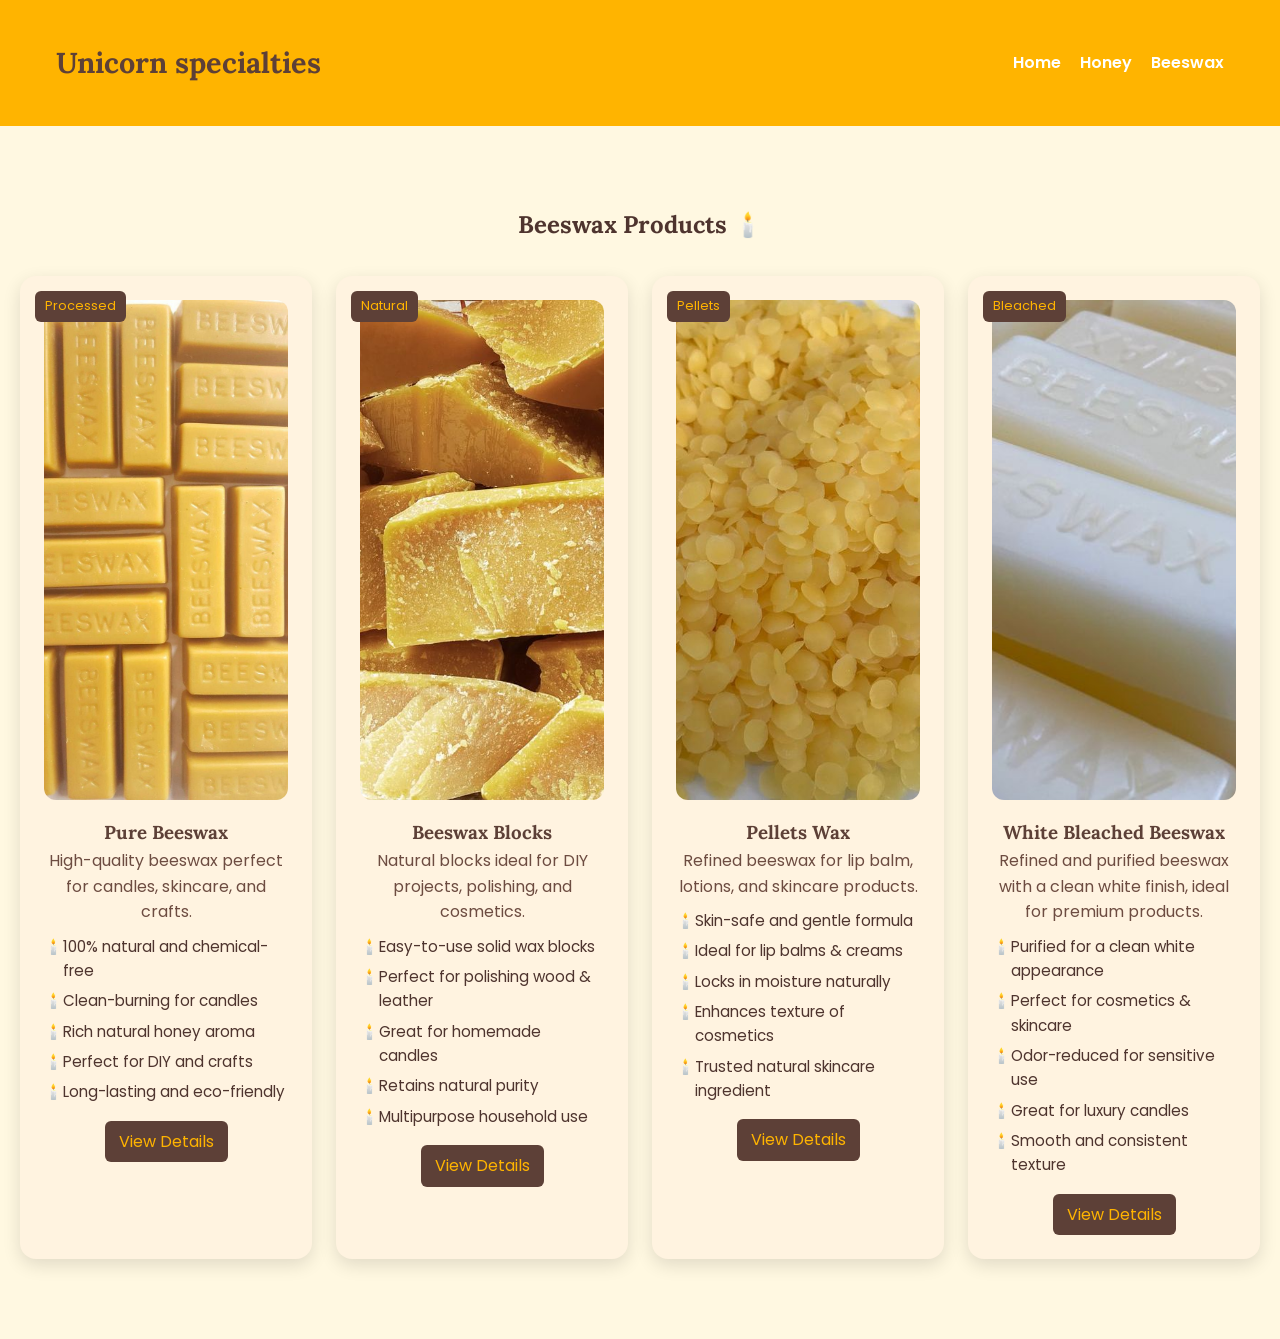
<file: beeswax-products.html>
<!DOCTYPE html>
<html lang="en">
<head>
  <meta charset="UTF-8">
  <meta name="viewport" content="width=device-width, initial-scale=1.0">
  <title>Beeswax Products</title>

  <!-- FONTS -->
  <link href="https://fonts.googleapis.com/css2?family=Lora:wght@400;700&family=Poppins:wght@400;600&display=swap" rel="stylesheet">

  <link rel="stylesheet" href="style.css">

  <style>
    /* ================= BACKGROUND ================= */
    body {
      margin: 0;
      font-family: 'Poppins', sans-serif;
      background: #fff8e1;
      color: #4e342e;
    }

    .site-header {
      background: #ffb400;
      padding: 1.5rem;
    }

    .logo {
      font-family: 'Lora', serif;
      font-size: 1.8rem;
    }

    /* ================= GRID ================= */
    .grid {
      display: grid;
      grid-template-columns: repeat(auto-fit, minmax(280px, 1fr));
      gap: 1.5rem;
    }

    /* ================= CARD ================= */
    .card {
      background: #fff3e0;
      padding: 1.5rem;
      border-radius: 16px;
      box-shadow: 0 6px 18px rgba(0,0,0,0.12);
      transition: transform 0.3s ease;
      text-align: center;
      position: relative;
    }

    .card:hover {
      transform: translateY(-6px);
    }

    /* BADGE */
    .badge {
      position: absolute;
      top: 15px;
      left: 15px;
      background: #5d4037;
      color: #ffb400;
      padding: 5px 10px;
      border-radius: 6px;
      font-size: 0.8rem;
    }

    /* ================= IMAGE (DOUBLE HEIGHT) ================= */
    .card img {
      width: 100%;
      height: 500px; /* 🔥 doubled */
      object-fit: cover;
      border-radius: 12px;
      margin-bottom: 10px;
      transition: transform 0.3s ease;
    }

    .card:hover img {
      transform: scale(1.05);
    }

    .card h3 {
      font-family: 'Lora', serif;
      color: #5d4037;
    }

    .card p {
      color: #6d4c41;
    }

    /* ================= BULLETS ================= */
    .card ul {
      text-align: left;
      margin-top: 10px;
      padding-left: 0;
      list-style: none;
      font-size: 0.95rem;
    }

    .card ul li {
      margin-bottom: 6px;
      padding-left: 1.2rem;
      position: relative;
    }

    .card ul li::before {
      content: "🕯️";
      position: absolute;
      left: 0;
    }

    /* BUTTON */
    .btn-product {
      display: inline-block;
      margin-top: 10px;
      padding: 8px 14px;
      background: #5d4037;
      color: #ffb400;
      text-decoration: none;
      border-radius: 6px;
    }
  </style>
</head>

<body>

<!-- ================= HEADER ================= -->
<header class="site-header">
  <nav class="nav-container">
    <div class="logo">Unicorn specialties</div>
    <ul class="nav-links">
      <li><a href="index.html">Home</a></li>
      <li><a href="honey-products.html">Honey</a></li>
      <li><a href="beeswax-products.html">Beeswax</a></li>
    </ul>
  </nav>
</header>

<!-- ================= PRODUCTS ================= -->
<section class="section visible">
  <h2 style="text-align:center; font-family:'Lora', serif;">Beeswax Products 🕯️</h2>

  <div class="grid">

    <!-- PRODUCT 1 -->
    <div class="card">
      <div class="badge">Processed</div>
      <img src="images/wax02.jpg " alt="Pure Beeswax">
      <h3>Pure Beeswax</h3>
      <p>High-quality beeswax perfect for candles, skincare, and crafts.</p>

      <ul>
        <li>100% natural and chemical-free</li>
        <li>Clean-burning for candles</li>
        <li>Rich natural honey aroma</li>
        <li>Perfect for DIY and crafts</li>
        <li>Long-lasting and eco-friendly</li>
      </ul>

      <a href="#" class="btn-product">View Details</a>
    </div>

    <!-- PRODUCT 2 -->
    <div class="card">
      <div class="badge">Natural</div>
      <img src="images/wax01.jpg" alt="Beeswax Blocks">
      <h3>Beeswax Blocks</h3>
      <p>Natural blocks ideal for DIY projects, polishing, and cosmetics.</p>

      <ul>
        <li>Easy-to-use solid wax blocks</li>
        <li>Perfect for polishing wood & leather</li>
        <li>Great for homemade candles</li>
        <li>Retains natural purity</li>
        <li>Multipurpose household use</li>
      </ul>

      <a href="#" class="btn-product">View Details</a>
    </div>

    <!-- PRODUCT 3 -->
    <div class="card">
      <div class="badge">Pellets</div>
      <img src="images/pellets01.jpg" alt="Beeswax pellets">
      <h3>Pellets Wax</h3>
      <p>Refined beeswax for lip balm, lotions, and skincare products.</p>

      <ul>
        <li>Skin-safe and gentle formula</li>
        <li>Ideal for lip balms & creams</li>
        <li>Locks in moisture naturally</li>
        <li>Enhances texture of cosmetics</li>
        <li>Trusted natural skincare ingredient</li>
      </ul>

      <a href="#" class="btn-product">View Details</a>
    </div>


    <!-- PRODUCT 4 -->
<div class="card">
  <div class="badge">Bleached</div>
  <img src="images/bleached001.jpg" alt="White Bleached Beeswax">
  <h3>White Bleached Beeswax</h3>
  <p>Refined and purified beeswax with a clean white finish, ideal for premium products.</p>

  <ul>
    <li>Purified for a clean white appearance</li>
    <li>Perfect for cosmetics & skincare</li>
    <li>Odor-reduced for sensitive use</li>
    <li>Great for luxury candles</li>
    <li>Smooth and consistent texture</li>
  </ul>

  <a href="#" class="btn-product">View Details</a>
</div>

  </div>
</section>

</body>
</html>
</file>
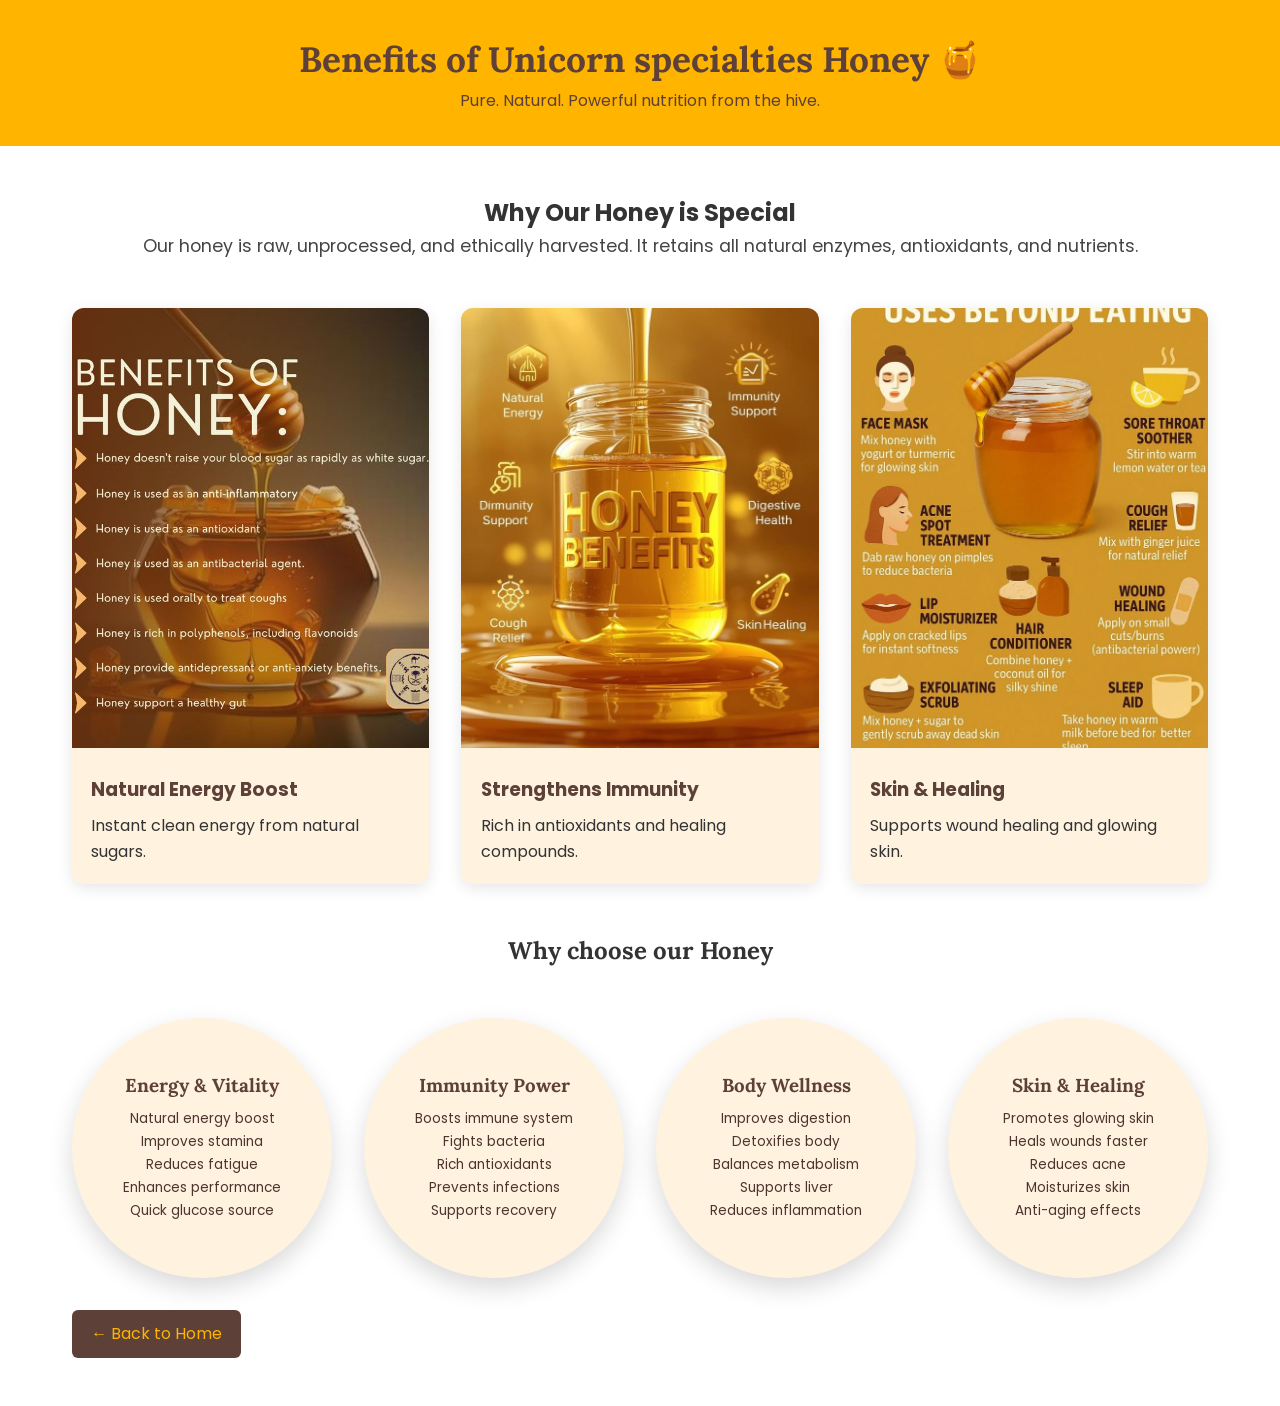
<file: honey-benefits.html>
<!DOCTYPE html>
<html lang="en">
<head>
  <meta charset="UTF-8" />
  <meta name="viewport" content="width=device-width, initial-scale=1.0"/>
  <title>Benefits of Unicorn specialties Honey</title>

  <link href="https://fonts.googleapis.com/css2?family=Lora:wght@400;700&family=Poppins:wght@400;600&display=swap" rel="stylesheet">

  <link rel="stylesheet" href="style.css">

  <style>
    body {
      font-family: 'Poppins', sans-serif;
      background: #fff;
    }

    .page-header {
      background: #FFB400;
      color: #5D4037;
      padding: 2rem;
      text-align: center;
    }

    .page-header h1 {
      font-family: 'Lora', serif;
      font-size: 2.2rem;
    }

    .container {
      max-width: 1200px;
      margin: auto;
      padding: 3rem 2rem;
    }

    .intro {
      text-align: center;
      margin-bottom: 3rem;
    }

    .intro p {
      font-size: 1.1rem;
      color: #444;
    }

    /* ================= IMAGE CARDS ================= */
    .benefit-grid {
      display: grid;
      grid-template-columns: repeat(auto-fit, minmax(280px, 1fr));
      gap: 2rem;
      margin-bottom: 3rem;
    }

    .benefit-card {
      background: #FFF3E0;
      border-radius: 12px;
      overflow: hidden;
      box-shadow: 0 4px 15px rgba(0,0,0,0.1);
      transition: transform 0.3s;
    }

    .benefit-card:hover {
      transform: translateY(-5px);
    }

    .benefit-card img {
      width: 100%;
      height: 440px;
      object-fit: cover;
    }

    .benefit-card .content {
      padding: 1.2rem;
    }

    .benefit-card h3 {
      color: #5D4037;
      margin-bottom: 0.5rem;
    }

    /* ================= CIRCULAR GROUP CARDS ================= */
    .circle-wrapper {
      display: grid;
      grid-template-columns: repeat(auto-fit, minmax(250px, 1fr));
      gap: 2rem;
      margin-top: 3rem;
    }

    .circle-card {
      width: 260px;
      height: 260px;
      margin: auto;
      border-radius: 50%;
      background: #FFF3E0;
      box-shadow: 0 10px 25px rgba(0,0,0,0.15);
      display: flex;
      flex-direction: column;
      justify-content: center;
      align-items: center;
      text-align: center;
      padding: 1.2rem;
      transition: transform 0.3s ease;
    }

    .circle-card:hover {
      transform: scale(1.08);
    }

    .circle-card h3 {
      font-family: 'Lora', serif;
      color: #5D4037;
      margin-bottom: 0.5rem;
    }

    .circle-card ul {
      list-style: none;
      padding: 0;
      font-size: 0.85rem;
      line-height: 1.4;
      color: #4e342e;
    }

    .circle-card ul li {
      margin-bottom: 4px;
    }

    .back {
      display: inline-block;
      margin-top: 2rem;
      text-decoration: none;
      background: #5D4037;
      color: #FFB400;
      padding: 0.7rem 1.2rem;
      border-radius: 6px;
    }

  </style>
</head>

<body>

<!-- HEADER -->
<div class="page-header">
  <h1>Benefits of Unicorn specialties Honey 🍯</h1>
  <p>Pure. Natural. Powerful nutrition from the hive.</p>
</div>

<div class="container">

  <div class="intro">
    <h2>Why Our Honey is Special</h2>
    <p>
      Our honey is raw, unprocessed, and ethically harvested.
      It retains all natural enzymes, antioxidants, and nutrients.
    </p>
  </div>

  <!-- ================= IMAGE CARDS (UNCHANGED) ================= -->
  <div class="benefit-grid">

    <div class="benefit-card">
      <img src="images/benefits.honey01.jpg" alt="Natural Energy Boost">
      <div class="content">
        <h3>Natural Energy Boost</h3>
        <p>Instant clean energy from natural sugars.</p>
      </div>
    </div>

    <div class="benefit-card">
      <img src="images/benefits.honey03.jpg" alt="Immunity Support">
      <div class="content">
        <h3>Strengthens Immunity</h3>
        <p>Rich in antioxidants and healing compounds.</p>
      </div>
    </div>

    <div class="benefit-card">
      <img src="images/benefits.honey02.jpg" alt="Skin Healing">
      <div class="content">
        <h3>Skin & Healing</h3>
        <p>Supports wound healing and glowing skin.</p>
      </div>
    </div>

  </div>

  <!-- ================= CIRCULAR 5-IN-1 GROUP CARDS ================= -->
  <h2 style="text-align:center; margin:3rem 0 1rem; font-family:Lora;">Why choose our Honey</h2>

  <div class="circle-wrapper">

    <!-- GROUP 1 -->
    <div class="circle-card">
      <h3>Energy & Vitality</h3>
      <ul>
        <li>Natural energy boost</li>
        <li>Improves stamina</li>
        <li>Reduces fatigue</li>
        <li>Enhances performance</li>
        <li>Quick glucose source</li>
      </ul>
    </div>

    <!-- GROUP 2 -->
    <div class="circle-card">
      <h3>Immunity Power</h3>
      <ul>
        <li>Boosts immune system</li>
        <li>Fights bacteria</li>
        <li>Rich antioxidants</li>
        <li>Prevents infections</li>
        <li>Supports recovery</li>
      </ul>
    </div>

    <!-- GROUP 3 -->
    <div class="circle-card">
      <h3>Body Wellness</h3>
      <ul>
        <li>Improves digestion</li>
        <li>Detoxifies body</li>
        <li>Balances metabolism</li>
        <li>Supports liver</li>
        <li>Reduces inflammation</li>
      </ul>
    </div>

    <!-- GROUP 4 -->
    <div class="circle-card">
      <h3>Skin & Healing</h3>
      <ul>
        <li>Promotes glowing skin</li>
        <li>Heals wounds faster</li>
        <li>Reduces acne</li>
        <li>Moisturizes skin</li>
        <li>Anti-aging effects</li>
      </ul>
    </div>

  </div>

  <a href="index.html" class="back">← Back to Home</a>

</div>

</body>
</html>
</file>
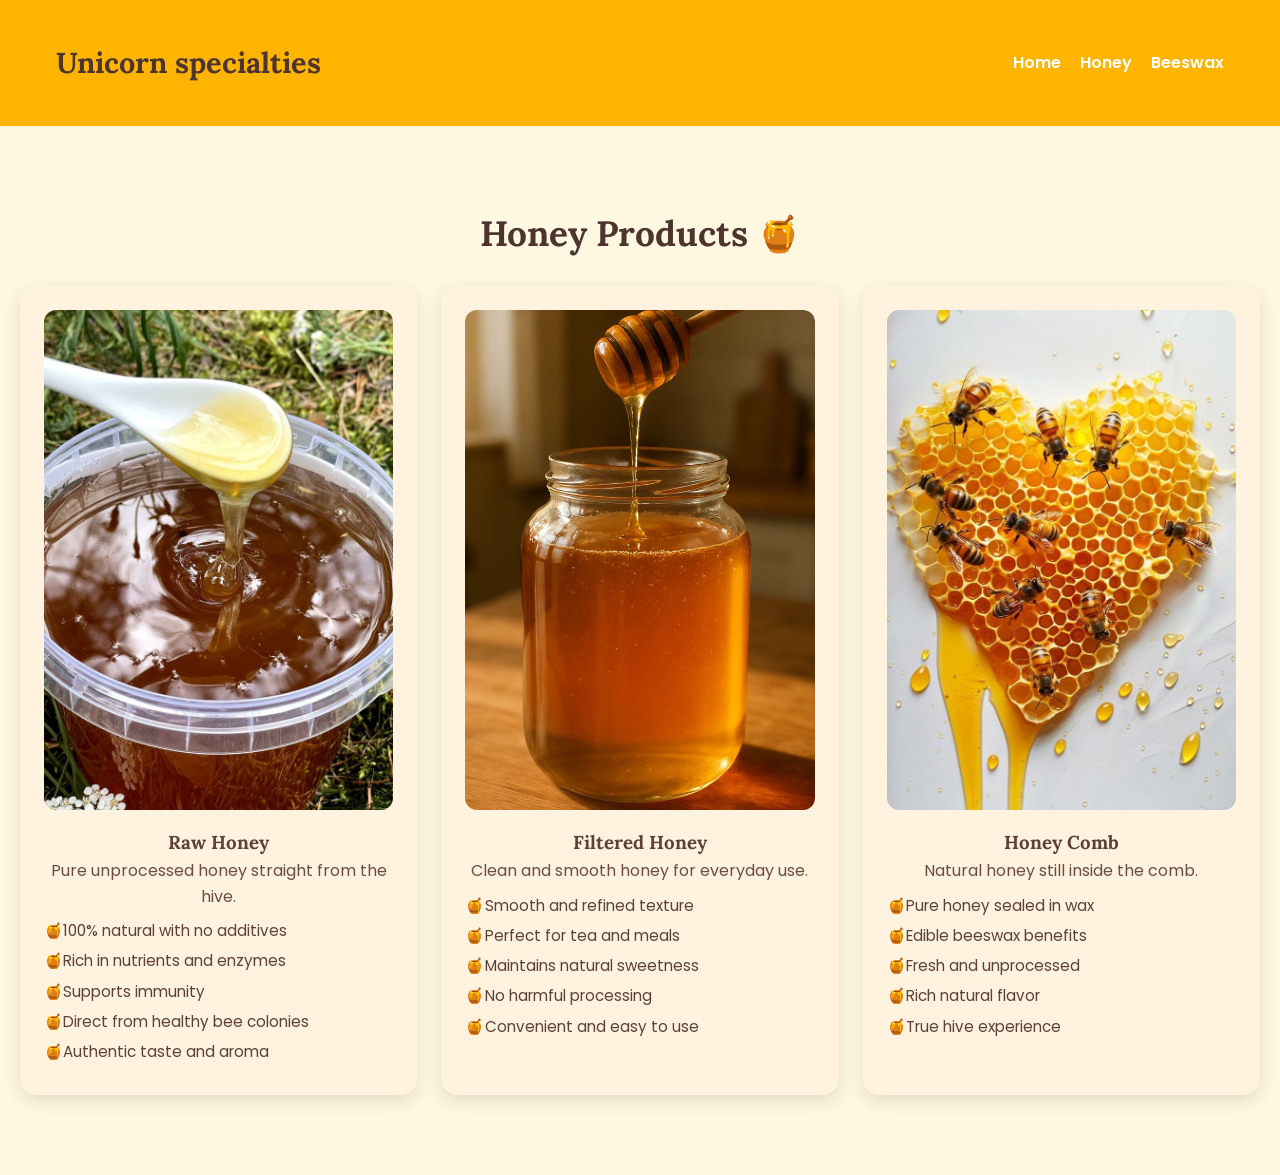
<file: honey-products.html>
<!DOCTYPE html>
<html lang="en">
<head>
  <meta charset="UTF-8">
  <meta name="viewport" content="width=device-width, initial-scale=1.0">
  <title>Honey Products</title>

  <!-- FONTS -->
  <link href="https://fonts.googleapis.com/css2?family=Lora:wght@400;700&family=Poppins:wght@400;600&display=swap" rel="stylesheet">

  <link rel="stylesheet" href="style.css">

  <style>
    /* ================= BACKGROUND THEME ================= */
    body {
      margin: 0;
      font-family: 'Poppins', sans-serif;
      background: #fff8e1;
      color: #4e342e;
    }

    /* HEADER */
    .site-header {
      background: #ffb400;
      padding: 1.5rem;
    }

    .logo {
      font-family: 'Lora', serif;
      font-size: 1.8rem;
      color: #4e342e;
    }

    /* SECTION */
    .section h2 {
      text-align: center;
      font-family: 'Lora', serif;
      font-size: 2.2rem;
      margin-bottom: 1.5rem;
    }

    /* GRID */
    .grid {
      display: grid;
      grid-template-columns: repeat(auto-fit, minmax(280px, 1fr));
      gap: 1.5rem;
    }

    /* ================= CARDS ================= */
    .card {
      background: #fff3e0;
      padding: 1.5rem;
      border-radius: 16px;
      box-shadow: 0 6px 18px rgba(0,0,0,0.12);
      transition: transform 0.3s ease;
      text-align: center;
    }

    .card:hover {
      transform: translateY(-6px);
    }

    .card img {
      width: 100%;
      height: 500px;
      object-fit: cover;
      border-radius: 12px;
      margin-bottom: 10px;
    }

    .card h3 {
      font-family: 'Lora', serif;
      color: #5d4037;
    }

    .card p {
      color: #6d4c41;
    }

    /* BULLET POINTS */
    .card ul {
      text-align: left;
      margin-top: 10px;
      padding-left: 0;
      list-style: none;
      font-size: 0.95rem;
      color: #5d4037;
    }

    .card ul li {
      margin-bottom: 6px;
      padding-left: 1.2rem;
      position: relative;
    }

    .card ul li::before {
      content: "🍯";
      position: absolute;
      left: 0;
    }
  </style>
</head>

<body>

<header class="site-header">
  <nav class="nav-container">
    <div class="logo">Unicorn specialties</div>

    <ul class="nav-links">
      <li><a href="index.html">Home</a></li>
      <li><a href="honey-products.html">Honey</a></li>
      <li><a href="beeswax-products.html">Beeswax</a></li>
    </ul>
  </nav>
</header>

<section class="section visible">
  <h2>Honey Products 🍯</h2>

  <div class="grid">

    <!-- PRODUCT 1 -->
    <div class="card">
      <img src="images/raw001.jpg" alt="Raw Honey">
      <h3>Raw Honey</h3>
      <p>Pure unprocessed honey straight from the hive.</p>

      <ul>
        <li>100% natural with no additives</li>
        <li>Rich in nutrients and enzymes</li>
        <li>Supports immunity</li>
        <li>Direct from healthy bee colonies</li>
        <li>Authentic taste and aroma</li>
      </ul>
    </div>

    <!-- PRODUCT 2 -->
    <div class="card">
      <img src="images/filtered001.jpg" alt="Filtered Honey">
      <h3>Filtered Honey</h3>
      <p>Clean and smooth honey for everyday use.</p>

      <ul>
        <li>Smooth and refined texture</li>
        <li>Perfect for tea and meals</li>
        <li>Maintains natural sweetness</li>
        <li>No harmful processing</li>
        <li>Convenient and easy to use</li>
      </ul>
    </div>

    <!-- PRODUCT 3 -->
    <div class="card">
      <img src="images/Honeycomb001.jpg" alt="Honey Comb">
      <h3>Honey Comb</h3>
      <p>Natural honey still inside the comb.</p>

      <ul>
        <li>Pure honey sealed in wax</li>
        <li>Edible beeswax benefits</li>
        <li>Fresh and unprocessed</li>
        <li>Rich natural flavor</li>
        <li>True hive experience</li>
      </ul>
    </div>

  </div>
</section>

</body>
</html>
</file>
<file: style.css>
/* ================= GLOBAL ================= */
* {
  box-sizing: border-box;
  margin: 0;
  padding: 0;
}

html, body {
  width: 100%;
  overflow-x: hidden; /* 🔥 FIX: kills sideways scroll */
}

body {
  font-family: 'Poppins', sans-serif;
  color: #333;
  line-height: 1.6;
}


.slogan {
  color: #ffffff !important;
}

.hero-alt-message {
  color: #ffffff;
}
/* ================= HEADER ================= */
.site-header {
  position: sticky;
  top: 0;
  background: #FFB400;
  z-index: 1000;
}

.nav-container {
width: 100%;
  padding: 0 20px;
  padding: 1rem 2rem;
  display: flex;
  justify-content: space-between;
  align-items: center;
}

.logo {
  font-weight: 700;
  font-size: 1.2rem;
  color: #5D4037;
}

.nav-links {
  list-style: none;
  display: flex;
  gap: 1.2rem;
}

.nav-links a {
  text-decoration: none;
  color: white;
  font-weight: 600;
}

.nav-cta {
  background: #5D4037;
  padding: 0.4rem 0.8rem;
  border-radius: 4px;
}

/* ================= SLIDER ================= */
.dashboard-slider {
  position: relative;
  overflow: hidden;
  width: 100%;
}

.slides {
  display: flex;
  transition: transform 0.6s ease-in-out;
}

.slide {
  min-width: 100%;
  flex-shrink: 0;
}

/* NAV BUTTONS */
.nav-btn {
  position: absolute;
  top: 50%;
  transform: translateY(-50%);
  background: rgba(0,0,0,0.5);
  color: white;
  border: none;
  font-size: 2rem;
  padding: 0.5rem 1rem;
  cursor: pointer;
  z-index: 10;
  border-radius: 6px;
  transition: 0.3s;
}

.nav-btn.left {
  left: 10px;
}

.nav-btn.right {
  right: 10px;
}

.nav-btn:hover {
  background: rgba(0,0,0,0.8);
}

/* ================= HERO ================= */
.hero {
  position: relative;
  background: none; /* remove old image */
  color: white;
  padding: 6rem 2rem;
  text-align: center;
  min-height: 100vh; /* important for full screen */
}

.hero h1 {
  font-family: 'Lora', serif;
  font-size: 2.6rem;
  margin-bottom: 1rem;
}

.hero p {
  font-size: 1.2rem;
  margin-bottom: 2rem;
}

.btn-primary {
  background: #5D4037;
  color: #FFB400;
  padding: 0.8rem 1.6rem;
  text-decoration: none;
  border-radius: 4px;
  font-weight: bold;
}



/* ================= SECTIONS ================= */
.section {
  width: 100%;
  padding: 80px 20px;
  padding: 4rem 2rem;
}

.section.light {
  background: #FFF3E0;
}

.section h2 {
  font-family: 'Lora', serif;
  text-align: center;
  margin-bottom: 2rem;
}

.center-text {
  max-width: 700px;
  margin: auto;
  text-align: center;
}

/* ================= GRID ================= */
.grid {
  display: grid;
  grid-template-columns: repeat(auto-fit, minmax(260px, 1fr));
  gap: 2rem;
}

.card {
  background: white;
  padding: 1.6rem;
  border-radius: 8px;
  box-shadow: 0 3px 12px rgba(0,0,0,0.1);
  text-align: center;
}

/* 👇 ADD YOUR VIDEO SECTION HERE */
.video-section {
  padding: 60px 20px;
  background: #fff8e1;
}

.video-section h2 {
  text-align: center;
  font-family: 'Lora', serif;
  font-size: 2.2rem;
  margin-bottom: 30px;
  color: #4e342e;
}

.video-grid {
  display: grid;
  grid-template-columns: repeat(auto-fit, minmax(500px, 1fr));
  gap: 30px;
}

.video-card {
  background: #fff3e0;
  border-radius: 16px;
  overflow: hidden;
  box-shadow: 0 6px 18px rgba(0,0,0,0.12);
  text-align: center;
}

.video-card video {
  width: 100%;
  height: 450px;
  object-fit: cover;
}

.video-card h3 {
  font-family: 'Lora', serif;
  margin-top: 10px;
  color: #5d4037;
}

.video-card p {
  padding: 0 15px 15px;
  color: #6d4c41;
}


/* ================= CONTACT ================= */
.contact-form {
  max-width: 500px;
  margin: auto;
}

.contact-form input,
.contact-form textarea {
  width: 100%;
  padding: 0.7rem;
  margin-bottom: 1rem;
  border-radius: 4px;
  border: 1px solid #ccc;
}

.contact-form button {
  background: #5D4037;
  color: #FFB400;
  border: none;
  padding: 0.7rem 1.5rem;
  border-radius: 4px;
  cursor: pointer;
}

/* ================= FOOTER ================= */
.footer {
  background: #5D4037;
  color: white;
  text-align: center;
  padding: 1.2rem;
  margin-top: 2rem;
}

/* ================= SECOND HERO ================= */
.hero-alt {
  width: 100%;
  padding: 5rem 2rem;
  background: #FFF3E0;
}

/* IMPORTANT: container becomes positioning reference */
.hero-bg-2 .hero-alt-container {
  width: 100%;
  min-height: 80vh;

  display: grid;
  grid-template-columns: 50% 50%; /* 🔥 true half-screen split */

  position: relative;
  overflow: hidden;
  padding: 0; /* IMPORTANT: removes shrink effect */
}




/* Stack container (circle + text together) */
.hero-bg-2 .mission-stack {
  display: flex;
  flex-direction: column;
  align-items: center;
  gap: 20px;
  max-width: 320px;
}

/* Circle stays normal (no absolute) */
.hero-bg-2 .mission-circle {
  position: relative;
}

/* Text now sits UNDER circle */
.hero-bg-2 .hero-alt-message {
  text-align: center;
  width: 100%;
}
/* TEXT STYLING (optional but clean) */
.hero-alt-text h2 {
  font-family: 'Lora', serif;
  font-size: 2rem;
  margin-bottom: 1rem;
}

.hero-alt-text p {
  font-size: 1.1rem;
  line-height: 1.6;
}

/* IMAGE (if used elsewhere) */
.hero-alt-image img {
  width: 100%;
  height: 420px;
  object-fit: cover;
  border-radius: 14px;
  box-shadow: 0 10px 25px rgba(0,0,0,0.25);
}


/* ================= MOBILE ================= */
@media (max-width: 768px) {

  .nav-links {
    flex-wrap: wrap;
    justify-content: center;
  }

  .hero h1 {
    font-size: 2rem;
  }



  .hero-alt-container {
    grid-template-columns: 1fr;
  }

  .nav-btn {
    font-size: 1.5rem;
    padding: 0.3rem 0.6rem;
  }
}

/* ================= SCROLL REVEAL FIX ================= */
.section {
  opacity: 0;
  transform: translateY(30px);
  transition: opacity 0.8s ease, transform 0.8s ease;
}

.section.visible {
  opacity: 1;
  transform: translateY(0);
}

/* ================= THIRD DASHBOARD ENHANCEMENT ================= */
.slide:nth-child(3) .hero-alt {
  background: linear-gradient(to right, #FFF3E0, #FFE0B2);
}

.slide:nth-child(3) .hero-alt-image img {
  transition: transform 0.5s ease, box-shadow 0.5s ease;
}

.slide:nth-child(3) .hero-alt-image img:hover {
  transform: scale(1.08);
  box-shadow: 0 15px 35px rgba(0,0,0,0.3);
}

.slide:nth-child(3) .hero-alt-text h2 {
  color: #5D4037;
  letter-spacing: 0.5px;
}

.slide:nth-child(3) .hero-alt-text p {
  font-weight: 500;
  color: #4E342E;
}

.slide {
  backface-visibility: hidden;
  transform: translateZ(0);
  will-change: transform, opacity;
}



/* ================= FIX BUTTON CLICKABILITY ================= */
.hero-content {
  position: relative;
  z-index: 5;
}

.hero-content a {
  position: relative;
  z-index: 10;
  pointer-events: auto;
}

/* ================= FAMILY TEXT CARDS ================= */
.family-cards {
  display: grid;
  grid-template-columns: repeat(auto-fit, minmax(230px, 1fr));
  gap: 1.5rem;
  margin-top: 3rem;
  padding: 2rem 0;
}

.family-cards .card {
  background: #fff3e0;
  padding: 1.5rem;
  border-radius: 16px;
  box-shadow: 0 6px 18px rgba(0,0,0,0.12);
  transition: transform 0.3s ease;
}

.family-cards .card:hover {
  transform: translateY(-6px);
}

.family-cards h3 {
  color: #5d4037;
  margin-bottom: 0.8rem;
  font-family: 'Lora', serif;
}

.family-cards ul {
  list-style: none;
  padding: 0;
}

.family-cards ul li {
  margin-bottom: 0.4rem;
  padding-left: 1rem;
  position: relative;
}

.family-cards ul li::before {
  content: "🍯";
  position: absolute;
  left: 0;
}
/* ================= FIX CONTACT FORM ================= */
.contact-form {
  max-width: 600px;
  margin: auto;
  display: flex;
  flex-direction: column;
  gap: 12px;
}

.contact-form input,
.contact-form textarea {
  width: 100%;
  padding: 12px;
  border: 1px solid #ccc;
  border-radius: 6px;
  font-family: 'Poppins', sans-serif;
  font-size: 1rem;
}

.contact-form textarea {
  min-height: 120px;
  resize: vertical;
}

.contact-form button {
  background: #5D4037;
  color: #fff;
  border: none;
  padding: 12px;
  border-radius: 6px;
  cursor: pointer;
  font-size: 1rem;
}

.contact-form button:hover {
  background: #3e2723;
}

.bee-farm-section {
  width: 100%;
  margin: 0;
  padding: 0;
}

/* IMAGE ROW */
.bee-farm-images {
  display: flex;
  width: 100%;
  height: 70vh; /* same height for both */
}

/* EACH IMAGE */
.bee-farm-images img {
  flex: 1;              /* makes both equal width */
  width: 50%;
  height: 100%;
  object-fit: cover;    /* fills without distortion */
  display: block;
}

/* TEXT BELOW */
.bee-farm-text {
  text-align: center;
  padding: 40px 20px;
  background: #fff8e1;
}

.bee-farm-text h2 {
  font-family: 'Lora', serif;
  color: #5d4037;
}

.bee-farm-text p {
  color: #6d4c41;
  font-size: 1.1rem;
}


/* ================= ALL DASHBOARD IMAGES DESIGN SYSTEM ================= */
.hero-alt-image img {
  width: 100%;
  height: 420px;
  object-fit: cover;
  border-radius: 16px;
  box-shadow: 0 12px 30px rgba(0,0,0,0.2);

  border: none;        /* 🔥 removes frame */
}


/* ================= DASHBOARD 2 LEFT IMAGE FULL FILL FIX ================= */

.hero-bg-2 .hero-alt-image {
  width: 100%;
  height: 100%;
}

.hero-bg-2 .hero-alt-image img {
  width: 100%;
  height: 100%;
  object-fit: cover;  /* 🔥 makes it fill the whole left half properly */
  display: block;
}

/* ================= HOVER EFFECT ================= */
.hero-alt-image img:hover {
  transform: scale(1.05);
  box-shadow: 0 18px 45px rgba(0,0,0,0.3);
}

/* ================= DASHBOARD 2 & 3 STRUCTURE FIX ================= */

/* ================= PREMIUM BACKGROUND FEEL ================= */
.hero,
.hero-alt {
  position: relative;
}

.hero-alt {
  background: linear-gradient(135deg, #fff3e0, #ffe0b2);
}



/* ================= BACKGROUND SLIDER OVERRIDE ================= */

/* HERO stays centered */
.hero {
  position: relative;
  min-height: 85vh;
  display: flex;
  align-items: center;
  justify-content: center;
  text-align: center;
  color: white;
}

/* HERO-ALT must NOT force centering (this was your bug) */
.hero-alt {
  position: relative;
  min-height: 85vh;
  display: block; /* ❗ critical fix */
  text-align: initial;
  color: white;
}

/* DARK OVERLAY */
.hero::before,
.hero-alt::before {
  content: "";
  position: absolute;
  inset: 0;
  background: rgba(0,0,0,0.35);
  z-index: 1;
}

/* KEEP CONTENT ABOVE */
.hero-content,
.hero-alt-container {
  position: relative;
  z-index: 2;
}

/* BACKGROUND IMAGES */
.hero-bg-1,
.hero-bg-2,
.hero-bg-3 {
  background-repeat: no-repeat;
  background-size: contain;
  background-color: #FFF3E0;
}

/* 1st → RIGHT EDGE */
.hero-bg-1 {
  background-image: url('images/hunnie.jpg');
  background-position: right center;
}


.hero-bg-2 .hero-alt-text h2,
.hero-bg-2 .hero-alt-text p {
  color: #FF6F00EE !important;
}

/* 3rd → RIGHT EDGE */
.hero-bg-3 {
  background-image: url('images/nice.jpg');
  background-position: right center;
}


/* ================= HERO LOGO ================= */
.hero {
  position: relative;
}

/* LOGO (ALL DASHBOARDS) */
.company-logo {
  position: absolute;
  top: 20px;
  left: 20px;

  width: 90px;
  height: auto;

  z-index: 50;

  /* no frame */
  background: none;
  padding: 0;
  border-radius: 0;
  box-shadow: none;
}
/* ================= SECTION BACKGROUNDS ================= */

#learn {
  background: linear-gradient(rgba(255,255,255,0.4), rgba(255,255,255,0.4)),
              url('images/learn-bg.jpg') center/cover no-repeat;
}
#sustainability {
  background: linear-gradient(rgba(255,255,255,0.85), rgba(255,255,255,0.85)),
              url('images/sustainability-bg.jpg') center/cover no-repeat;
}

#about {
  background: linear-gradient(rgba(255,255,255,0.9), rgba(255,255,255,0.9)),
              url('images/about-bg.jpg') center/cover no-repeat;
}

/* optional spacing boost */
.section {
  padding: 80px 20px;
}

#sustainability {
  background: linear-gradient(135deg, #FFF3E0, #FFE0B2);
}


/* ================= LEARN SECTION (CIRCULAR STYLE) ================= */

#learn {
  position: relative;
  min-height: 100vh;
  padding: 120px 20px;
  text-align: center;

  display: flex;
  align-items: center;
  justify-content: center;
}

/* container becomes circle space */
.learn-content {
  position: relative;
  width: 600px;
  height: 600px;
  margin: auto;
}

/* center title */
#learn h2 {
  position: absolute;
  top: -60px;
  width: 100%;
  text-align: center;
  font-size: 2.2rem;
}

/* each item floats */
.learn-item {
  position: absolute;
  width: 220px;
  text-align: center;

  color: #4E342E;
  font-family: 'Lora', serif;
}

/* POSITION THEM IN A CIRCLE */

/* top */
.learn-item:nth-child(1) {
  top: 0;
  left: 50%;
  transform: translateX(-50%);
}

/* right */
.learn-item:nth-child(2) {
  top: 50%;
  right: 0;
  transform: translateY(-50%);
}

/* bottom */
.learn-item:nth-child(3) {
  bottom: 0;
  left: 50%;
  transform: translateX(-50%);
}

/* left */
.learn-item:nth-child(4) {
  top: 50%;
  left: 0;
  transform: translateY(-50%);
}

/* subtle hover life */
.learn-item:hover {
  transform: scale(1.05);
  transition: 0.3s;
}


#sustainability .card {
  animation: floatCard 4s ease-in-out infinite;
}

/* add delay so they don’t move together */
#sustainability .card:nth-child(2) { animation-delay: 0.5s; }
#sustainability .card:nth-child(3) { animation-delay: 1s; }
#sustainability .card:nth-child(4) { animation-delay: 1.5s; }

@keyframes floatCard {
  0%   { transform: translateY(0); }
  50%  { transform: translateY(-10px); }
  100% { transform: translateY(0); }
}

#sustainability .card {
  transition: all 0.3s ease;
}

#sustainability .card:hover {
  transform: translateY(-12px) scale(1.03);
  box-shadow: 0 15px 30px rgba(0,0,0,0.2);
  background: #fff8e1;
}

/* SHOP CARD FIX — CLEAN & ISOLATED */
.shop-container .card {
  background: white;
  border-radius: 12px;
  box-shadow: 0 6px 18px rgba(0,0,0,0.12);
  overflow: hidden;

  display: flex;
  flex-direction: column;
  padding: 0; /* 🔥 remove old padding completely */
}

/* IMAGE — increase height here */
.shop-container .card img {
  width: 100%;
  height: 320px;   /* 👈 increase more (try 320–350px) */
  object-fit: cover;
  display: block;
}

/* CONTENT BELOW IMAGE */
.shop-container .card-content {
  padding: 15px;
  background: white;
  text-align: center;
}

/* TITLE */
.shop-container .card h3 {
  margin: 0 0 8px;
  font-size: 1.05rem;
}

/* PRICE */
.shop-container .card .price {
  display: inline-block;
  background: #5d4037;
  color: #ffb400;
  padding: 6px 12px;
  border-radius: 20px;
  font-size: 0.9rem;
}

.order-container {
  display: grid;
  grid-template-columns: repeat(auto-fit, minmax(300px, 1fr));
  gap: 2rem;
  max-width: 1100px;
  margin: auto;
}

.order-box {
  background: white;
  padding: 1.5rem;
  border-radius: 12px;
  box-shadow: 0 6px 18px rgba(0,0,0,0.12);
}

.product-list {
  display: flex;
  flex-direction: column;
  gap: 10px;
}

.product {
  display: flex;
  justify-content: space-between;
  padding: 8px;
  border-bottom: 1px solid #eee;
}

.order-form {
  display: flex;
  flex-direction: column;
  gap: 12px;
}

.order-form input,
.order-form select,
.order-form textarea {
  padding: 10px;
  border: 1px solid #ccc;
  border-radius: 8px;
  font-family: 'Poppins', sans-serif;
}

.order-form button {
  background: #5d4037;
  color: #ffb400;
  padding: 12px;
  border: none;
  border-radius: 8px;
  cursor: pointer;
  font-weight: bold;
}

.order-form button:hover {
  transform: scale(1.03);
}

/* ================= MODERN ABOUT ================= */

.about-modern {
  max-width: 1100px;
  margin: auto;
}

/* HERO */
.about-hero {
  text-align: center;
  margin-bottom: 60px;
}

.about-hero h2 {
  font-size: 2.5rem;
  margin-bottom: 15px;
}

.about-hero p {
  max-width: 700px;
  margin: auto;
  font-size: 1.15rem;
  color: #5d4037;
}

/* SPLIT */
.about-split {
  display: grid;
  grid-template-columns: 1fr 1fr;
  gap: 30px;
  margin-bottom: 60px;
  align-items: center;
}

.about-text h3 {
  margin-bottom: 10px;
  color: #5d4037;
}

.about-text p {
  margin-bottom: 20px;
}

/* MAP */
.about-map iframe {
  width: 100%;
  height: 300px;
  border: none;
  border-radius: 12px;
  box-shadow: 0 6px 18px rgba(0,0,0,0.15);
}

/* CARDS */
.about-cards {
  display: grid;
  grid-template-columns: repeat(auto-fit, minmax(260px, 1fr));
  gap: 20px;
}

.about-card {
  background: white;
  padding: 20px;
  border-radius: 12px;
  box-shadow: 0 6px 18px rgba(0,0,0,0.1);
}

/* 🔥 Highlight Vision */
.about-card.highlight {
  background: linear-gradient(135deg, #ffecb3, #ffe082);
}

/* MOBILE */
@media (max-width: 768px) {
  .about-split {
    grid-template-columns: 1fr;
  }
}



.hero-bg-2 {
 color: #ff6f00ee;
}





/* ================= FULL MOBILE OVERHAUL ================= */
@media (max-width: 768px) {

  /* GLOBAL */
  body {
    font-size: 14px;
  }

  /* NAVIGATION */
  .nav-container {
    flex-direction: column;
    gap: 10px;
    text-align: center;
  }

  .nav-links {
    flex-wrap: wrap;
    justify-content: center;
    gap: 10px;
  }

  /* SLIDER FIX */
  .slide {
    width: 100%;
  }

  .dashboard-slider {
    overflow-x: hidden;
  }

  /* HERO TEXT */
  .hero h1 {
    font-size: 1.6rem;
  }

  .hero p {
    font-size: 1rem;
  }

  .slogan {
    font-size: 1rem;
  }

  /* LOGO */
  .company-logo {
    width: 60px;
    top: 10px;
    left: 10px;
  }

  /* 🔥 DASHBOARD HEIGHT FIX */
  .hero,
  .hero-alt,
  .slide {
    min-height: 120vh;
  }

  /* 🔥 DASHBOARD 1 TEXT SAFETY (NEW FIX ADDED) */
  .hero {
    position: relative;
    overflow: hidden;
  }

  .hero::before {
    content: "";
    position: absolute;
    inset: 0;
    background: rgba(0, 0, 0, 0.45);
    z-index: 1;
  }

  .hero-content {
    position: relative;
    z-index: 2;
    max-width: 600px;
    margin: auto;
    text-align: center;
  }

  /* HERO ALT STACK FIX */
  .hero-alt-container {
    flex-direction: column;
    align-items: center;
    justify-content: center;
  }

  .mission-circle {
    width: 260px;
    height: 260px;
    font-size: 0.95rem;
    padding: 20px;
  }

 /* LEARN CIRCLE BREAK FIX (REPLACE THIS SECTION) */
#learn {
  min-height: auto;
  padding: 60px 20px;
}

.learn-content {
  width: 100%;
  height: auto;
  display: flex;
  flex-direction: column;
  gap: 20px;
  position: static;
}

/* 🔥 THIS IS THE KEY FIX */
.learn-item {
  position: static !important;
  width: 100%;
  transform: none !important;
}

/* 🔥 KILL ALL CIRCLE POSITIONS */
.learn-item:nth-child(1),
.learn-item:nth-child(2),
.learn-item:nth-child(3),
.learn-item:nth-child(4) {
  position: static !important;
  top: auto !important;
  left: auto !important;
  right: auto !important;
  bottom: auto !important;
  transform: none !important;
}

  /* GRID → SINGLE COLUMN */
  .grid,
  .family-cards,
  .about-cards,
  .order-container,
  .video-grid {
    grid-template-columns: 1fr !important;
    display: grid;
  }

  /* VIDEO FIX */
  .video-card video {
    height: 250px;
  }

  /* BEE FARM */
  .bee-farm-images {
    flex-direction: column;
    height: auto;
  }

  .bee-farm-images img {
    width: 100%;
    height: 250px;
  }

  /* ABOUT SECTION */
  .about-split {
    grid-template-columns: 1fr;
  }

  /* BUTTON SIZE */
  .btn-primary {
    display: inline-block;
    margin-top: 10px;
    padding: 0.6rem 1rem;
    font-size: 0.9rem;
  }

  /* ORDER FORM */
  .order-box {
    width: 100%;
  }

}

/* ================= SECOND MOBILE BLOCK ================= */
@media (max-width: 768px) {

  /* RESET OVERLAP ISSUES */
  .hero-alt-container * {
    position: relative !important;
    transform: none !important;
    left: auto !important;
    right: auto !important;
    top: auto !important;
    bottom: auto !important;
  }

  /* STACK DASHBOARDS */
  .hero-alt-container {
    display: flex !important;
    flex-direction: column;
    align-items: center;
    gap: 20px;
  }

  /* FIX CONTENT BOXES */
  .mission-circle,
  .vision-circle,
  .mission-stack {
    width: 100%;
    max-width: 300px;
    margin: 0 auto;
    text-align: center;
  }

  /* TEXT CENTER */
  .hero-alt-text {
    width: 100%;
    text-align: center;
  }

  /* IMAGE FIX */
  .hero-alt-image img {
    width: 100%;
    height: auto;
  }

  /* REMOVE OVERFLOW HEIGHT ISSUES */
  .hero-alt {
    min-height: auto;
    padding: 3rem 1rem;
  }

}

/* CLEAN RESET FOR CIRCLES */
.mission-circle {
  width: auto !important;
  height: auto !important;
  border-radius: 0 !important;
  background: none !important;
  box-shadow: none !important;
  display: block !important;
  padding: 0 !important;
  text-align: center;
}

.menu-toggle {
  display: none;
  font-size: 2rem;
  cursor: pointer;
  color: #5D4037;
}



@media (max-width: 768px) {
  .hero-buttons {
    display: none;
  }
}



.hero-bg-2 {
  background-image: none !important;
  background-color: #FFF3E0;
}


/* ================= FORCE HERO ALT TEXT WHITE ================= */
.hero-alt-message,
.hero-alt-message * {
  color: #ffffff !important;
}
</file>
